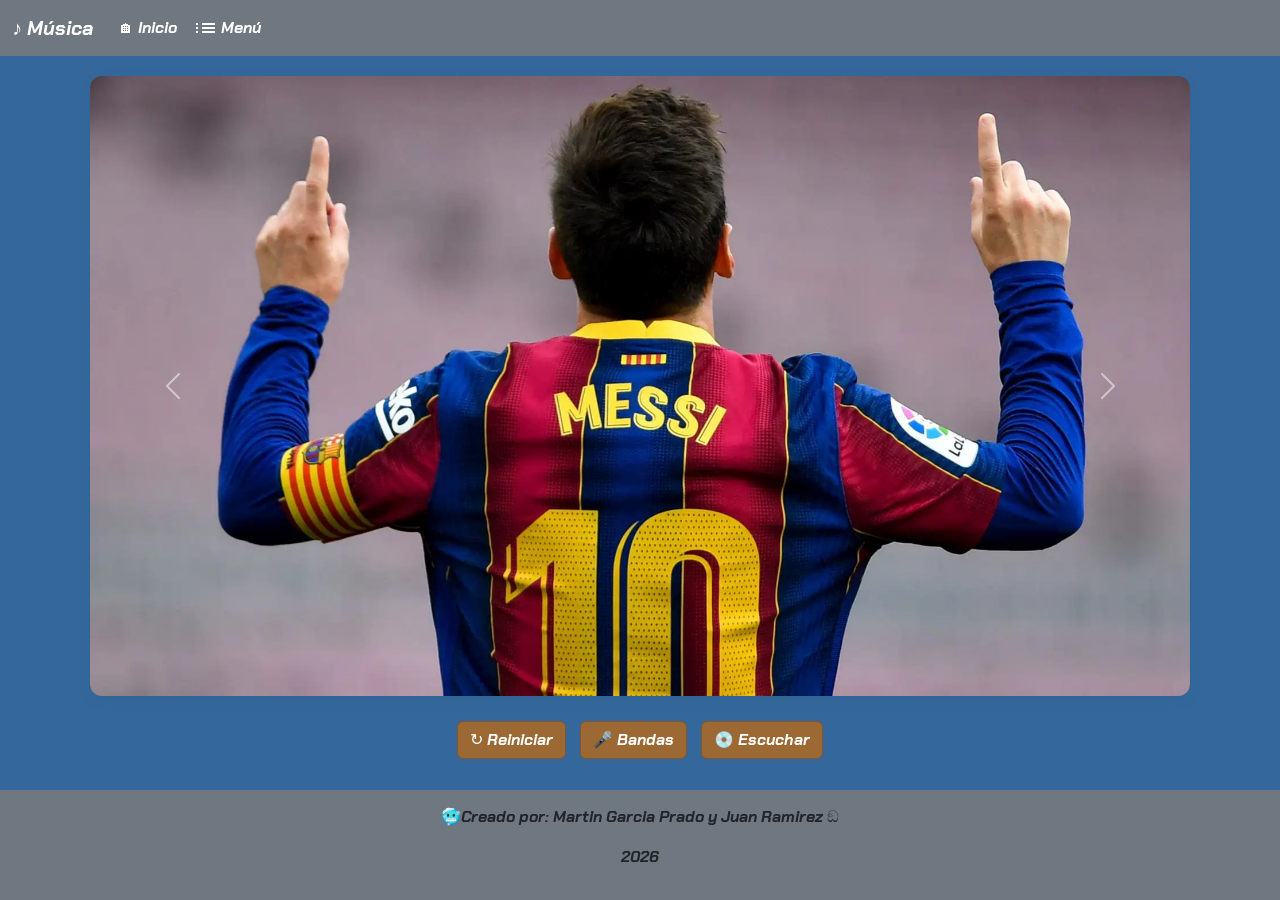
<file: index.html>
<!DOCTYPE html>
<html lang="es">

<head>
    <meta charset="UTF-8">
    <meta name="viewport" content="width=device-width, initial-scale=1.0">
    <title>Inicio</title>

    <link href="https://cdn.jsdelivr.net/npm/bootstrap@5.3.8/dist/css/bootstrap.min.css" rel="stylesheet">

    <link rel="stylesheet" href="style.css">

</head>

<body>

    <nav class="navbar navbar-expand-lg bg-body-tertiary">

        <div class="container-fluid">

            <a class="navbar-brand" href="index.html">
            ♪ Música
            </a>

            <button class="navbar-toggler" type="button"
                data-bs-toggle="collapse"
                data-bs-target="#menu">

                <span class="navbar-toggler-icon"></span>

            </button>

            <div class="collapse navbar-collapse" id="menu">

                <ul class="navbar-nav">

                    <li class="nav-item">
                        <a class="nav-link active" href="index.html">
                        🏠︎ Inicio
                        </a>
                    </li>

                    <li class="nav-item">
                        <a class="nav-link" href="menu.html">
                         ⫶☰ Menú
                        </a>
                    </li>
                    

                </ul>

            </div>

        </div>

    </nav>

    <div id="carouselExample" class="carousel slide">

        <div class="carousel-inner">

            <div class="carousel-item active">
                <img src="img/MESSI 77.webp"
                    class="d-block w-100"
                    alt="messi">
            </div>

            <div class="carousel-item">
                <img src="img/2005 sub 20.jpg"
                    class="d-block w-100"
                    alt="messi">
            </div>

            <div class="carousel-item">
                <img src="img/messi argentina.webp"
                    class="d-block w-100"
                    alt="messi">
            </div>

        </div>

        <button class="carousel-control-prev"
            type="button"
            data-bs-target="#carouselExample"
            data-bs-slide="prev">

            <span class="carousel-control-prev-icon"></span>

        </button>

        <button class="carousel-control-next"
            type="button"
            data-bs-target="#carouselExample"
            data-bs-slide="next">

            <span class="carousel-control-next-icon"></span>

        </button>

    </div>

    <div class="btns1">

        <a href="index.html" class="btn btn-custom">
            ↻ Reiniciar
        </a>

        <a href="menu.html" class="btn btn-custom">
            🎤 Bandas
        </a>

        <a type="button" class="btn btn-custom" data-bs-toggle="modal" data-bs-target="#modalEscuchar">
            💿 Escuchar
        </a>

    </div>

    <div class="modal fade" id="modalEscuchar" tabindex="-1" aria-labelledby="modalEscucharLabel" aria-hidden="true">
        <div class="modal-dialog">
            <div class="modal-content">
                <div class="modal-header">
                    <h5 class="modal-title" id="modalEscucharLabel">¿Estas seguro?</h5>
                    <button type="button" class="btn-close" data-bs-dismiss="modal" aria-label="Close"></button>
                </div>
                <div class="modal-body text-dark">
                    <p>Estas por salir de la pagina para escuchar esta playlist.</p>
                </div>
                <div class="modal-footer">
                    <button type="button" class="btn btn-secondary" data-bs-dismiss="modal">Cancelar</button>
                    <a href="https://open.spotify.com/search/rock%20argentino" class="btn btn-primary">Ir a Spotify</a>
                </div>
            </div>
        </div>
    </div>

    <footer class="ftr1">

        <p>🥶Creado por: Martin Garcia Prado y Juan Ramirez ඞ</p>
        <p>2026</p>
    </footer>

    <script src="https://cdn.jsdelivr.net/npm/@popperjs/core@2.11.8/dist/umd/popper.min.js" integrity="sha384-I7E8VVD/ismYTF4hNIPjVp/Zjvgyol6VFvRkX/vR+Vc4jQkC+hVqc2pM8ODewa9r" crossorigin="anonymous"></script>
    <script src="https://cdn.jsdelivr.net/npm/bootstrap@5.3.8/dist/js/bootstrap.min.js" integrity="sha384-G/EV+4j2dNv+tEPo3++6LCgdCROaejBqfUeNjuKAiuXbjrxilcCdDz6ZAVfHWe1Y" crossorigin="anonymous"></script>

</body>

</html>
</file>
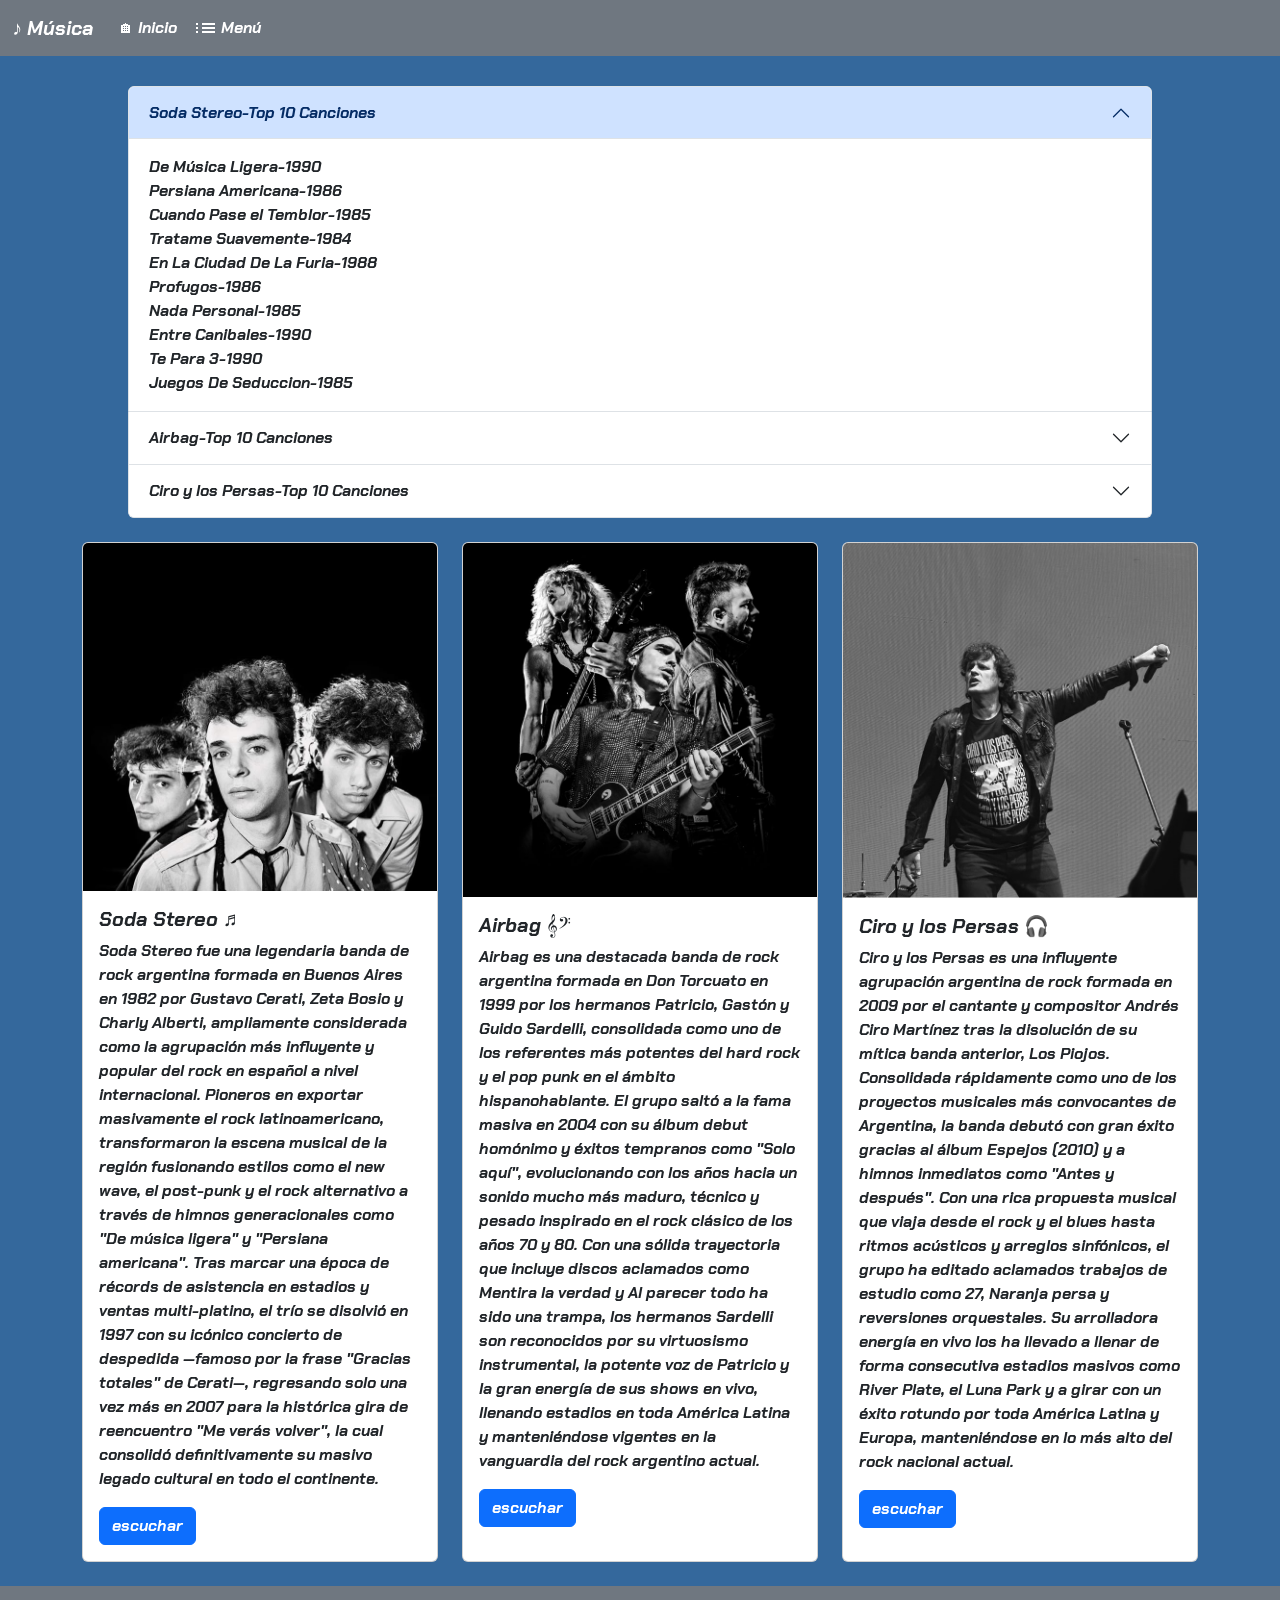
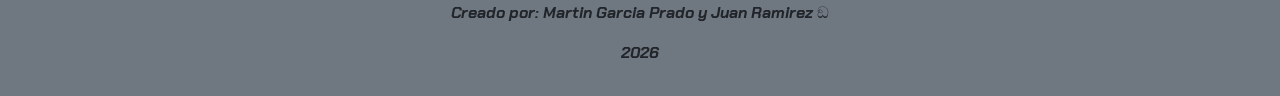
<file: menu.html>
<!DOCTYPE html>
<html lang="es">
<head>
    <meta charset="UTF-8">
    <meta name="viewport" content="width=device-width, initial-scale=1.0">
    <title>Bandas</title>

    <link href="https://cdn.jsdelivr.net/npm/bootstrap@5.3.8/dist/css/bootstrap.min.css" rel="stylesheet">

    <link rel="stylesheet" href="style.css">
</head>
<body>



<nav class="navbar navbar-expand-lg bg-body-tertiary">
    <div class="container-fluid">
        <a class="navbar-brand" href="index.html">♪ Música</a>

        <button class="navbar-toggler" type="button" data-bs-toggle="collapse" data-bs-target="#menu">
            <span class="navbar-toggler-icon"></span>
        </button>

        <div class="collapse navbar-collapse" id="menu">
            <ul class="navbar-nav">
                <li class="nav-item">
                    <a class="nav-link" href="index.html">🏠︎ Inicio</a>
                </li>

                <li class="nav-item">
                    <a class="nav-link active" href="menu.html">⫶☰ Menú</a>
                </li>
            </ul>
        </div>
    </div>
</nav>



<div class="ac1">

    <div class="accordion" id="acordeon1">

        <div class="accordion-item">

            <h2 class="accordion-header">
                <button class="accordion-button" type="button" data-bs-toggle="collapse" data-bs-target="#uno">
                    Soda Stereo-Top 10 Canciones
                </button>
            </h2>

            <div id="uno" class="accordion-collapse collapse show" data-bs-parent="#acordeon1">
                <div class="accordion-body">
                    De Música Ligera-1990<br>
                    Persiana Americana-1986<br>
                    Cuando Pase el Temblor-1985<br>
                    Tratame Suavemente-1984 <br>
                    En La Ciudad De La Furia-1988 <br> 
                    Profugos-1986 <br>
                    Nada Personal-1985 <br>
                    Entre Canibales-1990 <br>
                    Te Para 3-1990 <br>
                    Juegos De Seduccion-1985 
                </div>
            </div>

        </div>

        <div class="accordion-item">

            <h2 class="accordion-header">
                <button class="accordion-button collapsed" type="button" data-bs-toggle="collapse" data-bs-target="#dos">
                    Airbag-Top 10 Canciones
                </button>
            </h2>

            <div id="dos" class="accordion-collapse collapse" data-bs-parent="#acordeon1">
                <div class="accordion-body">
                    Cicatrices-2016<br>
                    Por Mil Noches-2013<br>
                    Cae El Sol-2011 <br>
                    Pensamientos-2021 <br>
                    Verte De Cerca-2025 <br>
                    Nunca Lo Olvides-2023 <br>
                    Ganas De Verte-2021 <br>
                    Solo Aqui-2004 <br>
                    Noches De Insomnio-2013 <br>
                    Algo Personal-2013 
                </div>
            </div>

        </div>

        <div class="accordion-item">

            <h2 class="accordion-header">
                <button class="accordion-button collapsed" type="button" data-bs-toggle="collapse" data-bs-target="#tres">
                    Ciro y los Persas-Top 10 Canciones
                </button>
            </h2>

            <div id="tres" class="accordion-collapse collapse" data-bs-parent="#acordeon1">
                <div class="accordion-body">
                    Me gusta-2013<br>
                    Mirenla-2013<br>
                    Astros-2010 <br>
                    Antes Y Despues-2010 <br>
                    Luz-2016 <br>
                    Vas A Bailar-2010 <br>
                    Insisto-2011 <br>
                    Caminando-2014 <br>
                    El Farolito-2016 <br>
                    Dice-2018
                </div>
            </div>

        </div>

    </div>

</div>

<div class="container my-4">
  <div class="row justify-content-center g-4">
    
    <div class="col-md-4">
      <div class="card h-100">
        <img src="img/descarga (2).jfif" class="card-img-top" alt="...">
        <div class="card-body">
          <h5 class="card-title">Soda Stereo ♬</h5>
          <p class="card-text">Soda Stereo fue una legendaria banda de rock argentina formada en Buenos Aires en 1982 por Gustavo Cerati, Zeta Bosio y Charly Alberti,
             ampliamente considerada como la agrupación más influyente y popular del rock en español a nivel internacional.
              Pioneros en exportar masivamente el rock latinoamericano, transformaron la escena musical de la región fusionando estilos como el new wave,
               el post-punk y el rock alternativo a través de himnos generacionales como "De música ligera" y "Persiana americana".
                Tras marcar una época de récords de asistencia en estadios y ventas multi-platino, el trío se disolvió en 1997 con su icónico concierto de despedida
                 —famoso por la frase "Gracias totales" de Cerati—, regresando solo una vez más en 2007 para la histórica gira de reencuentro "Me verás volver",
                  la cual consolidó definitivamente su masivo legado cultural en todo el continente.</p>
          <a href="https://open.spotify.com/intl-es/artist/7An4yvF7hDYDolN4m5zKBp" class="btn btn-primary">escuchar</a>
        </div>
      </div>
    </div>

    <div class="col-md-4">
      <div class="card h-100">
        <img src="img/Airbag blanco y negro.jfif" class="card-img-top" alt="...">
        <div class="card-body">
          <h5 class="card-title">Airbag 𝄞𝄢</h5>
          <p class="card-text">Airbag es una destacada banda de rock argentina formada en Don Torcuato en 1999 por los hermanos Patricio,
             Gastón y Guido Sardelli, consolidada como uno de los referentes más potentes del hard rock y el pop punk en el ámbito hispanohablante.
              El grupo saltó a la fama masiva en 2004 con su álbum debut homónimo y éxitos tempranos como "Solo aquí",
               evolucionando con los años hacia un sonido mucho más maduro, técnico y pesado inspirado en el rock clásico de los años 70 y 80.
                Con una sólida trayectoria que incluye discos aclamados como Mentira la verdad y Al parecer todo ha sido una trampa, 
                los hermanos Sardelli son reconocidos por su virtuosismo instrumental, la potente voz de Patricio y la gran energía de sus shows en vivo,
                 llenando estadios en toda América Latina y manteniéndose vigentes en la vanguardia del rock argentino actual.</p>
          <a href="https://open.spotify.com/intl-es/artist/1wKDGglKV4FsFS85r2Dmpr" class="btn btn-primary">escuchar</a>
        </div>
      </div>
    </div>

    <div class="col-md-4">
      <div class="card h-100">
        <img src="img/cirovich.jpg" class="card-img-top" alt="...">
        <div class="card-body">
          <h5 class="card-title">Ciro y los Persas 🎧</h5>
          <p class="card-text">Ciro y los Persas es una influyente agrupación argentina de rock formada en 2009 por el cantante
             y compositor Andrés Ciro Martínez tras la disolución de su mítica banda anterior, Los Piojos.
              Consolidada rápidamente como uno de los proyectos musicales más convocantes de Argentina,
               la banda debutó con gran éxito gracias al álbum Espejos (2010) y a himnos inmediatos como "Antes y después".
                Con una rica propuesta musical que viaja desde el rock y el blues hasta ritmos acústicos y arreglos sinfónicos,
                 el grupo ha editado aclamados trabajos de estudio como 27, Naranja persa y reversiones orquestales.
                  Su arrolladora energía en vivo los ha llevado a llenar de forma consecutiva estadios masivos como River Plate,
                   el Luna Park y a girar con un éxito rotundo por toda América Latina y Europa, manteniéndose en lo más alto del rock nacional actual.</p>
          <a href="https://open.spotify.com/intl-es/artist/2Eo4Yaukt9d6dnZrY5hQKi" class="btn btn-primary">escuchar</a>
        </div>
      </div>
    </div>

  </div>
</div>

<footer class="ftr1">
    <p>Creado por: Martin Garcia Prado y Juan Ramirez ඞ</p>  
    <p>2026</p>
</footer>

<script src="https://cdn.jsdelivr.net/npm/bootstrap@5.3.8/dist/js/bootstrap.bundle.min.js"></script>

</body>
</html>
</file>
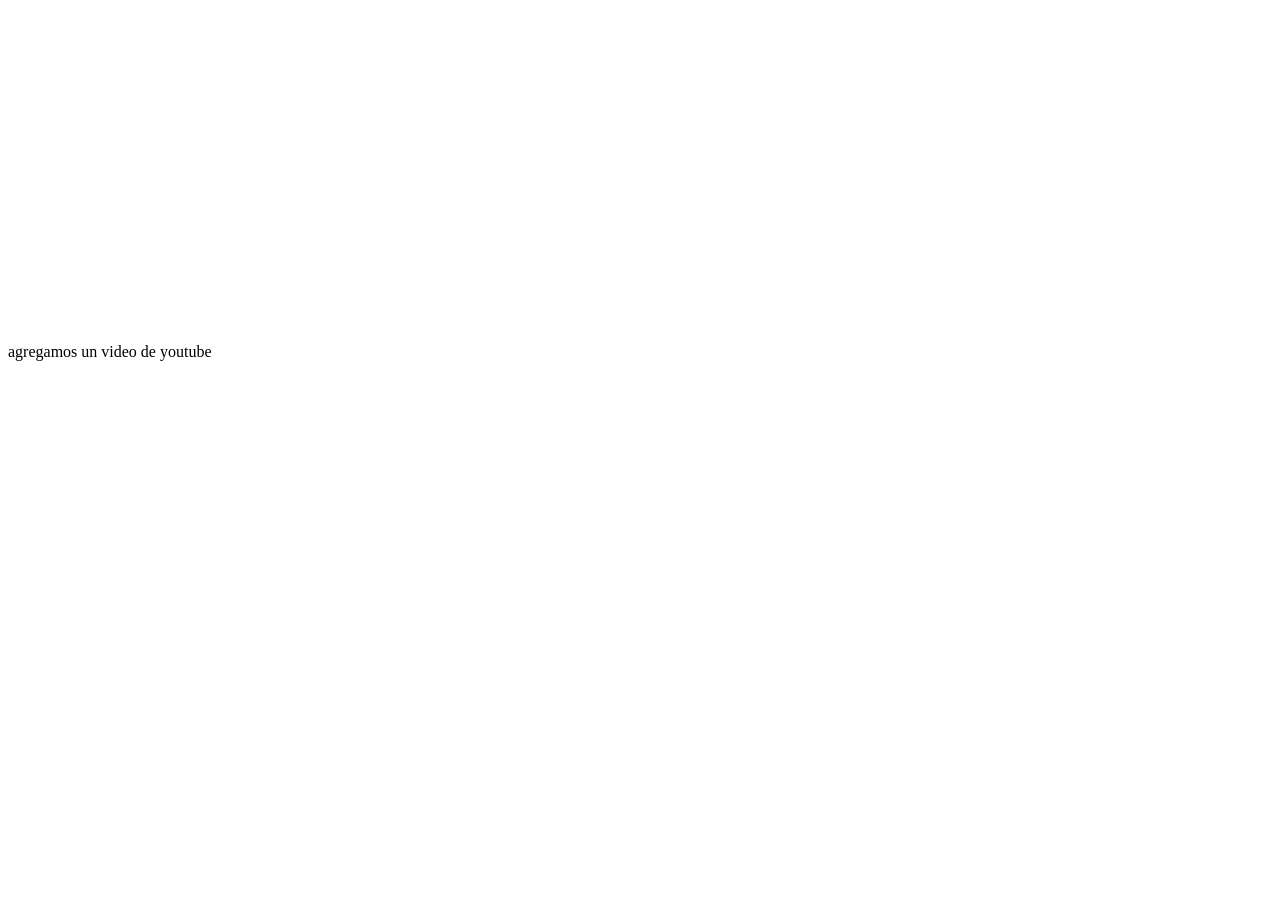
<file: tilin.html>
<!DOCTYPE html>
<html lang="es">
<head>
    <meta charset="UTF-8">
    <meta name="viewport" content="width=device-width, initial-scale=1.0">
    <title>Document</title>
</head>
<body>
    
<iframe width="560" height="315" src="https://www.youtube.com/embed/QDBZ5lq2Oig?si=SF_k6ufAkbmn8b8x" title="YouTube video player" frameborder="0" allow="accelerometer; autoplay; clipboard-write; encrypted-media; gyroscope; picture-in-picture; web-share" referrerpolicy="strict-origin-when-cross-origin" allowfullscreen></iframe>
<p>agregamos un video de youtube</p>

</body>
</html>
</file>
<file: style.css>
@font-face {
    font-family:"hola123" ;
    src: url(fonts/ChakraPetch-BoldItalic.ttf);
}
.navbar {
    background-color: #6f7780 !important; 
}

body{
    font-family: "hola123";
}
.navbar .navbar-brand, .navbar .nav-link {
    color: #ffffff !important;
}

.navbar .nav-link:hover {
    color: rgba(255, 255, 255, 0.75) !important;
}

html, body {
    height: 100%;
}

body {
    display: flex;
    flex-direction: column;
    background-color: #34689c;
}

#carouselExample {
    max-width: 1100px; 
    width: 100%;
    margin: 20px auto 0 auto; 
    border-radius: 12px; 
    overflow: hidden;
    flex: 0 0 auto;
    box-shadow: 0 4px 15px rgba(0,0,0,0.05);
}

.carousel-item img {
    height: 620px; 
    object-fit: cover; 
}

.btns1 {
    flex: 0 0 auto; 
    text-align: center;
    margin-top: 25px;
    margin-bottom: 25px;
}

.btns1 .btn-custom {
    background-color: #9c6834;
    border-color: #835527;
    color: #ffffff;
    margin: 0 5px;
}

.btns1 .btn-custom:hover {
    background-color: #835527;
    border-color: #6a431d;
    color: #ffffff;
}

.ftr1 {
    background-color: #6f7780;
    text-align: center;
    padding: 15px;
    margin-top: auto; 
    width: 100%;
}

.ac1{
    width: 80%;
    margin: auto;
    margin-top: 30px;
}
</file>
